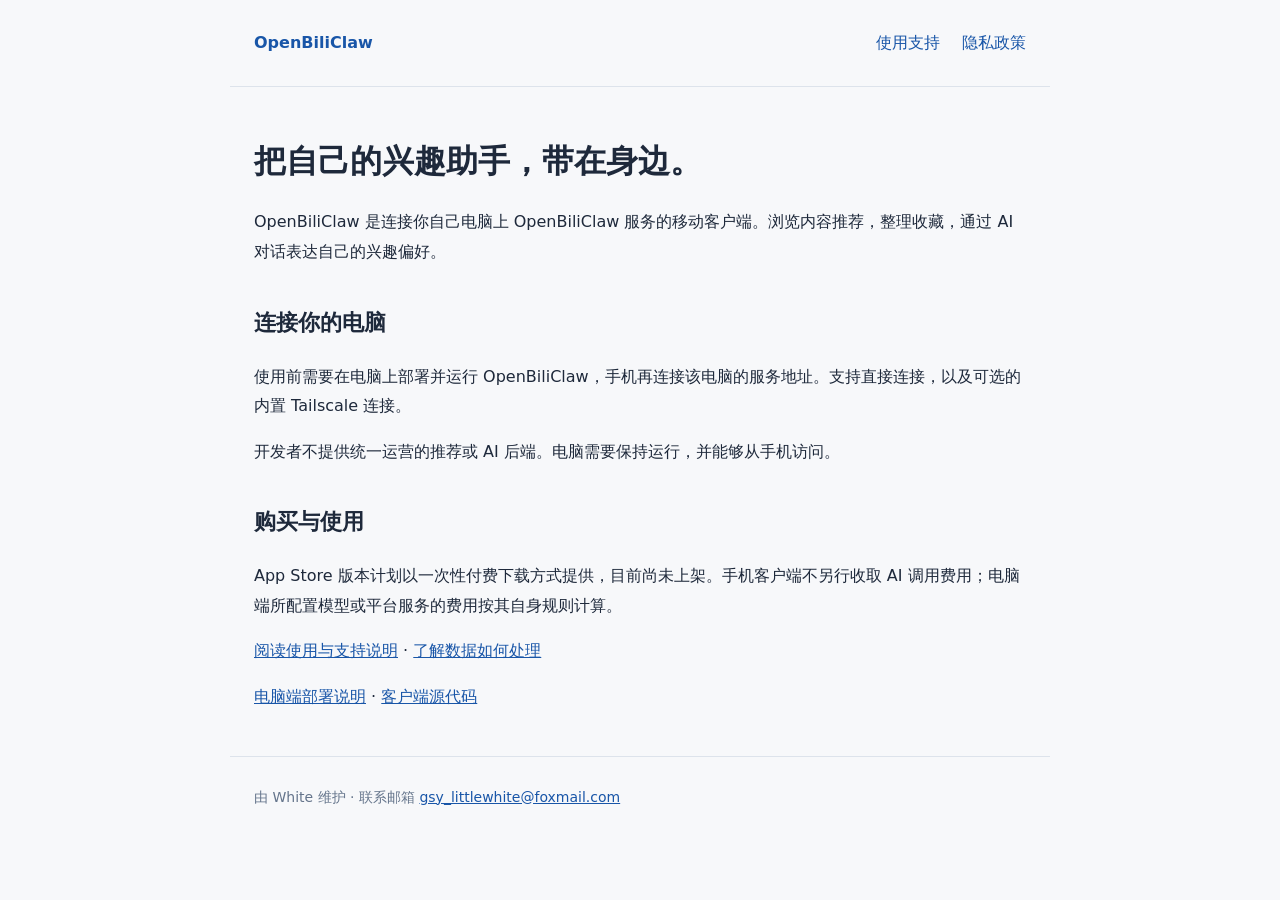
<file: index.html>
<!doctype html>
<html lang="zh-CN"><head><meta charset="utf-8"><meta name="viewport" content="width=device-width,initial-scale=1"><meta name="color-scheme" content="light dark"><title>连接自己的内容与兴趣助手 · OpenBiliClaw</title><link rel="stylesheet" href="style.css"></head><body><header><a href="index.html"><strong>OpenBiliClaw</strong></a><nav aria-label="主要导航"><a href="support.html">使用支持</a><a href="privacy.html">隐私政策</a></nav></header><main><h1>把自己的兴趣助手，带在身边。</h1><p>OpenBiliClaw 是连接你自己电脑上 OpenBiliClaw 服务的移动客户端。浏览内容推荐，整理收藏，通过 AI 对话表达自己的兴趣偏好。</p><h2>连接你的电脑</h2><p>使用前需要在电脑上部署并运行 OpenBiliClaw，手机再连接该电脑的服务地址。支持直接连接，以及可选的内置 Tailscale 连接。</p><p>开发者不提供统一运营的推荐或 AI 后端。电脑需要保持运行，并能够从手机访问。</p><h2>购买与使用</h2><p>App Store 版本计划以一次性付费下载方式提供，目前尚未上架。手机客户端不另行收取 AI 调用费用；电脑端所配置模型或平台服务的费用按其自身规则计算。</p><p><a href="support.html">阅读使用与支持说明</a> · <a href="privacy.html">了解数据如何处理</a></p><p><a href="https://github.com/whiteguo233/OpenBiliClaw">电脑端部署说明</a> · <a href="https://github.com/whiteguo233/OpenBiliClaw-mobile">客户端源代码</a></p></main><footer>由 White 维护 · 联系邮箱 <a href="mailto:gsy_littlewhite@foxmail.com">gsy_littlewhite@foxmail.com</a></footer></body></html>
</file>
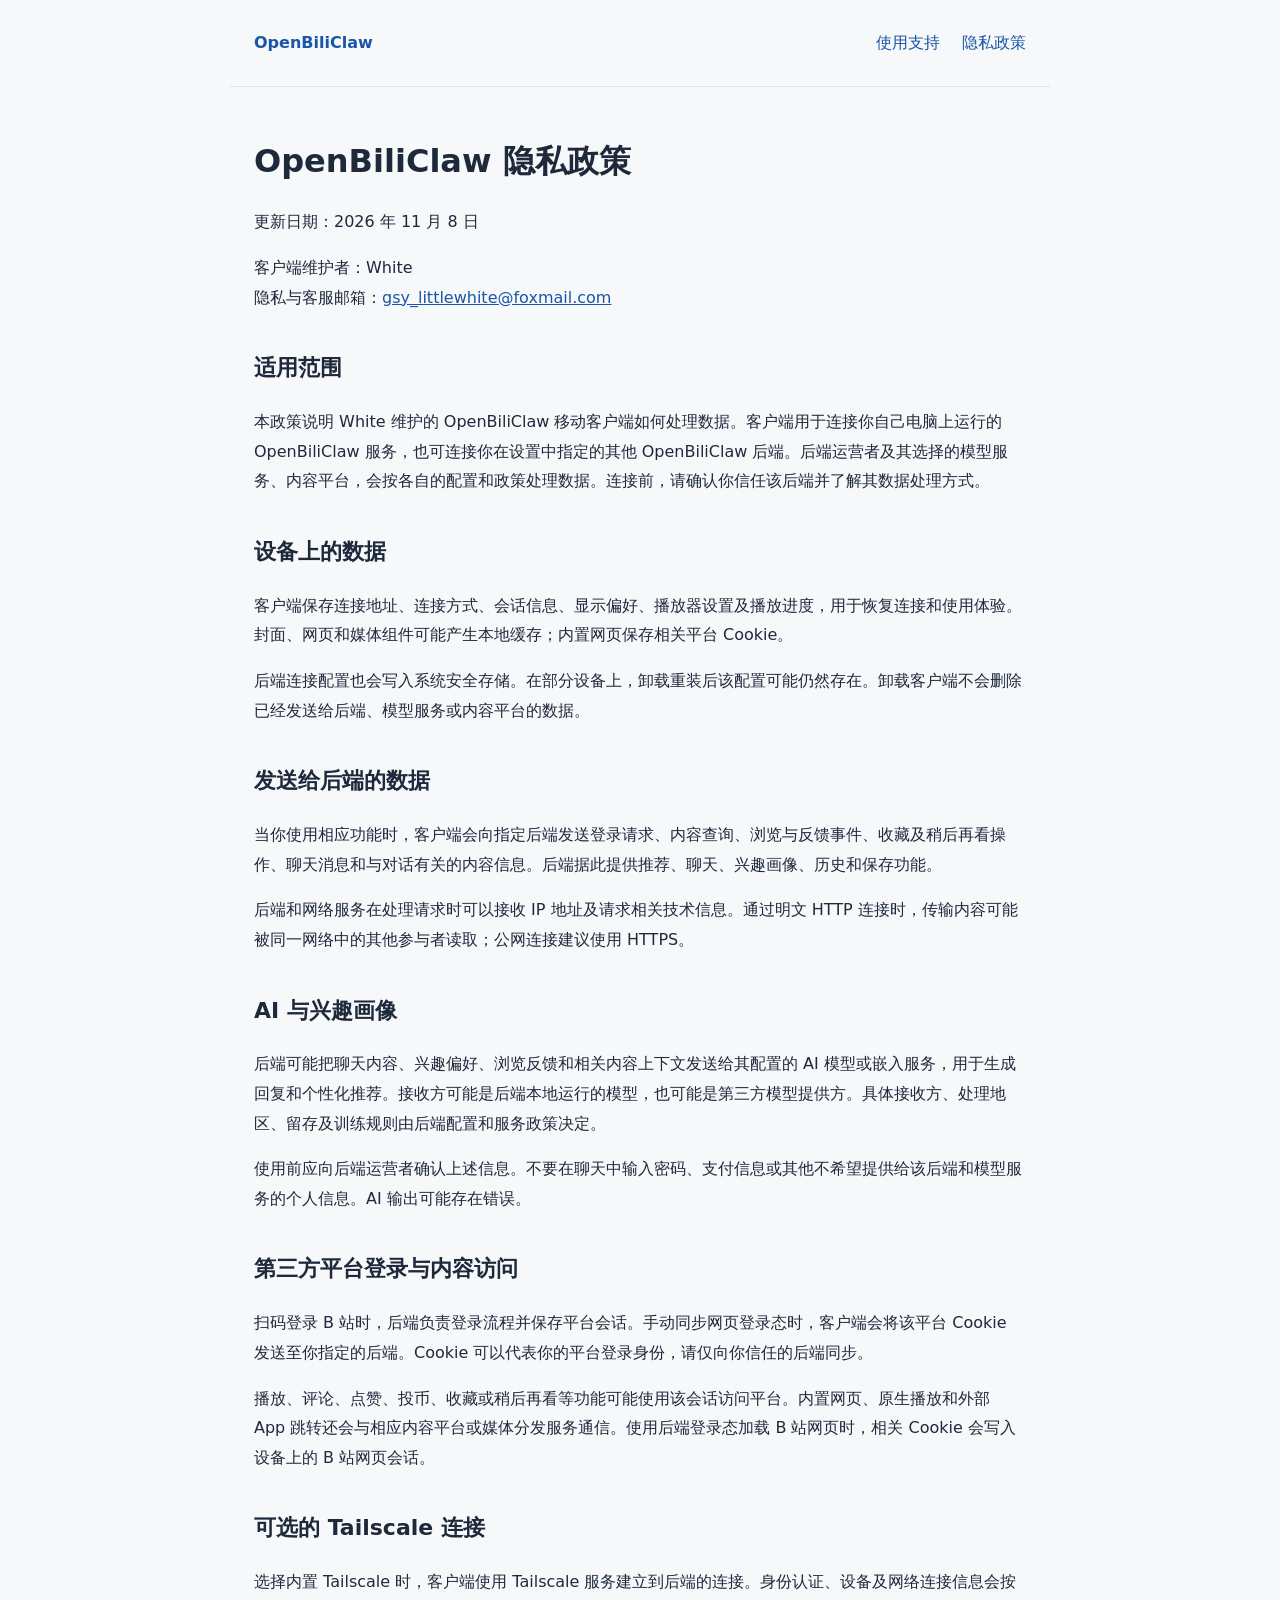
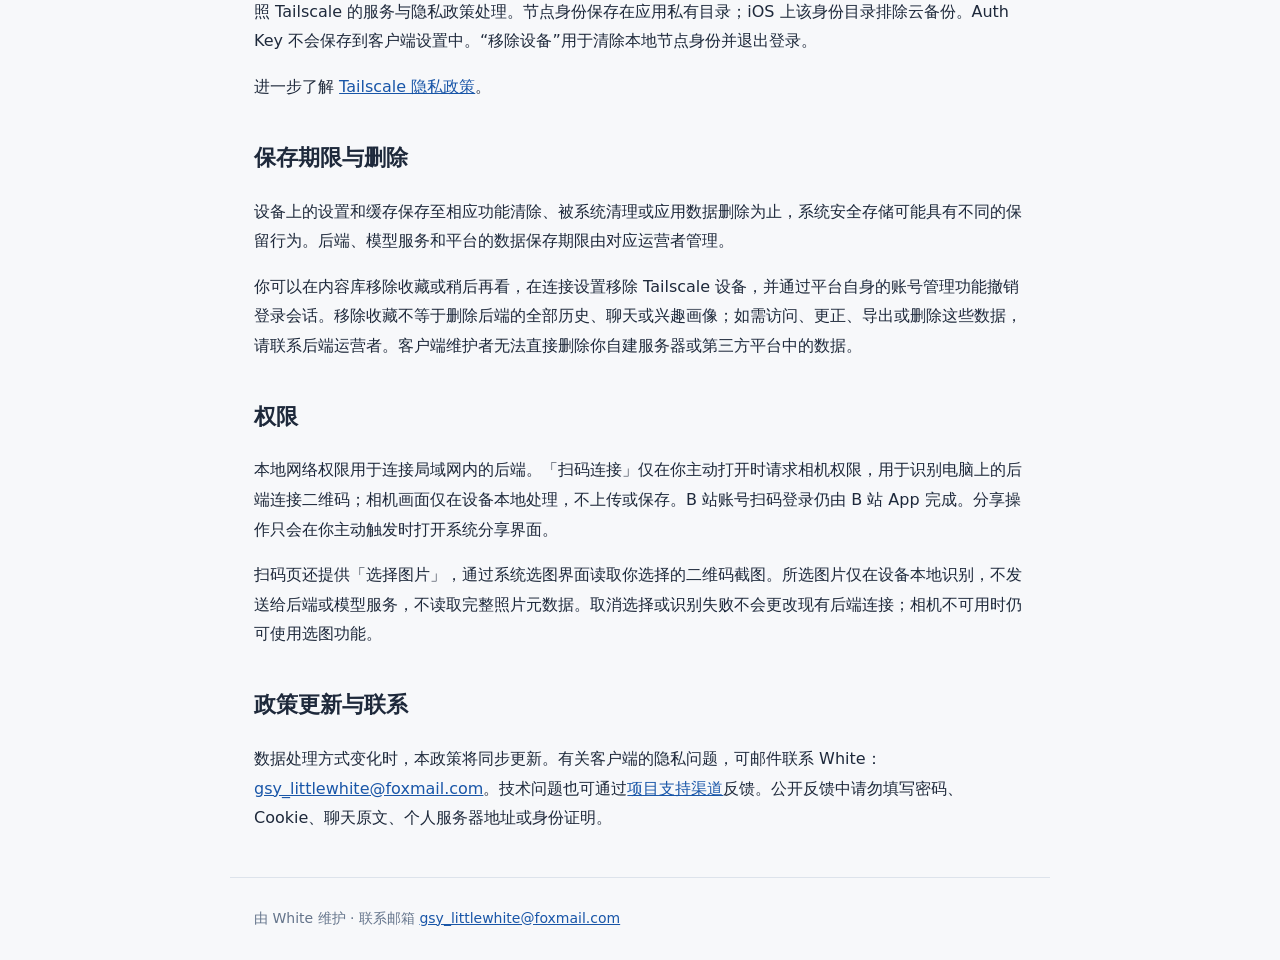
<file: privacy.html>
<!doctype html>
<html lang="zh-CN"><head><meta charset="utf-8"><meta name="viewport" content="width=device-width,initial-scale=1"><meta name="color-scheme" content="light dark"><title>隐私政策 · OpenBiliClaw</title><link rel="stylesheet" href="style.css"></head><body><header><a href="index.html"><strong>OpenBiliClaw</strong></a><nav aria-label="主要导航"><a href="support.html">使用支持</a><a href="privacy.html">隐私政策</a></nav></header><main><h1>OpenBiliClaw 隐私政策</h1>
<p>更新日期：2026 年 11 月 8 日</p>
<p>客户端维护者：White<br />
隐私与客服邮箱：<a href="mailto:gsy_littlewhite@foxmail.com">gsy_littlewhite@foxmail.com</a></p>
<h2>适用范围</h2>
<p>本政策说明 White 维护的 OpenBiliClaw 移动客户端如何处理数据。客户端用于连接你自己电脑上运行的 OpenBiliClaw 服务，也可连接你在设置中指定的其他 OpenBiliClaw 后端。后端运营者及其选择的模型服务、内容平台，会按各自的配置和政策处理数据。连接前，请确认你信任该后端并了解其数据处理方式。</p>
<h2>设备上的数据</h2>
<p>客户端保存连接地址、连接方式、会话信息、显示偏好、播放器设置及播放进度，用于恢复连接和使用体验。封面、网页和媒体组件可能产生本地缓存；内置网页保存相关平台 Cookie。</p>
<p>后端连接配置也会写入系统安全存储。在部分设备上，卸载重装后该配置可能仍然存在。卸载客户端不会删除已经发送给后端、模型服务或内容平台的数据。</p>
<h2>发送给后端的数据</h2>
<p>当你使用相应功能时，客户端会向指定后端发送登录请求、内容查询、浏览与反馈事件、收藏及稍后再看操作、聊天消息和与对话有关的内容信息。后端据此提供推荐、聊天、兴趣画像、历史和保存功能。</p>
<p>后端和网络服务在处理请求时可以接收 IP 地址及请求相关技术信息。通过明文 HTTP 连接时，传输内容可能被同一网络中的其他参与者读取；公网连接建议使用 HTTPS。</p>
<h2>AI 与兴趣画像</h2>
<p>后端可能把聊天内容、兴趣偏好、浏览反馈和相关内容上下文发送给其配置的 AI 模型或嵌入服务，用于生成回复和个性化推荐。接收方可能是后端本地运行的模型，也可能是第三方模型提供方。具体接收方、处理地区、留存及训练规则由后端配置和服务政策决定。</p>
<p>使用前应向后端运营者确认上述信息。不要在聊天中输入密码、支付信息或其他不希望提供给该后端和模型服务的个人信息。AI 输出可能存在错误。</p>
<h2>第三方平台登录与内容访问</h2>
<p>扫码登录 B 站时，后端负责登录流程并保存平台会话。手动同步网页登录态时，客户端会将该平台 Cookie 发送至你指定的后端。Cookie 可以代表你的平台登录身份，请仅向你信任的后端同步。</p>
<p>播放、评论、点赞、投币、收藏或稍后再看等功能可能使用该会话访问平台。内置网页、原生播放和外部 App 跳转还会与相应内容平台或媒体分发服务通信。使用后端登录态加载 B 站网页时，相关 Cookie 会写入设备上的 B 站网页会话。</p>
<h2>可选的 Tailscale 连接</h2>
<p>选择内置 Tailscale 时，客户端使用 Tailscale 服务建立到后端的连接。身份认证、设备及网络连接信息会按照 Tailscale 的服务与隐私政策处理。节点身份保存在应用私有目录；iOS 上该身份目录排除云备份。Auth Key 不会保存到客户端设置中。“移除设备”用于清除本地节点身份并退出登录。</p>
<p>进一步了解 <a href="https://tailscale.com/privacy-policy">Tailscale 隐私政策</a>。</p>
<h2>保存期限与删除</h2>
<p>设备上的设置和缓存保存至相应功能清除、被系统清理或应用数据删除为止，系统安全存储可能具有不同的保留行为。后端、模型服务和平台的数据保存期限由对应运营者管理。</p>
<p>你可以在内容库移除收藏或稍后再看，在连接设置移除 Tailscale 设备，并通过平台自身的账号管理功能撤销登录会话。移除收藏不等于删除后端的全部历史、聊天或兴趣画像；如需访问、更正、导出或删除这些数据，请联系后端运营者。客户端维护者无法直接删除你自建服务器或第三方平台中的数据。</p>
<h2>权限</h2>
<p>本地网络权限用于连接局域网内的后端。「扫码连接」仅在你主动打开时请求相机权限，用于识别电脑上的后端连接二维码；相机画面仅在设备本地处理，不上传或保存。B 站账号扫码登录仍由 B 站 App 完成。分享操作只会在你主动触发时打开系统分享界面。</p>
<p>扫码页还提供「选择图片」，通过系统选图界面读取你选择的二维码截图。所选图片仅在设备本地识别，不发送给后端或模型服务，不读取完整照片元数据。取消选择或识别失败不会更改现有后端连接；相机不可用时仍可使用选图功能。</p>
<h2>政策更新与联系</h2>
<p>数据处理方式变化时，本政策将同步更新。有关客户端的隐私问题，可邮件联系 White：<a href="mailto:gsy_littlewhite@foxmail.com">gsy_littlewhite@foxmail.com</a>。技术问题也可通过<a href="https://github.com/whiteguo233/OpenBiliClaw-mobile/issues">项目支持渠道</a>反馈。公开反馈中请勿填写密码、Cookie、聊天原文、个人服务器地址或身份证明。</p>
</main><footer>由 White 维护 · 联系邮箱 <a href="mailto:gsy_littlewhite@foxmail.com">gsy_littlewhite@foxmail.com</a></footer></body></html>
</file>
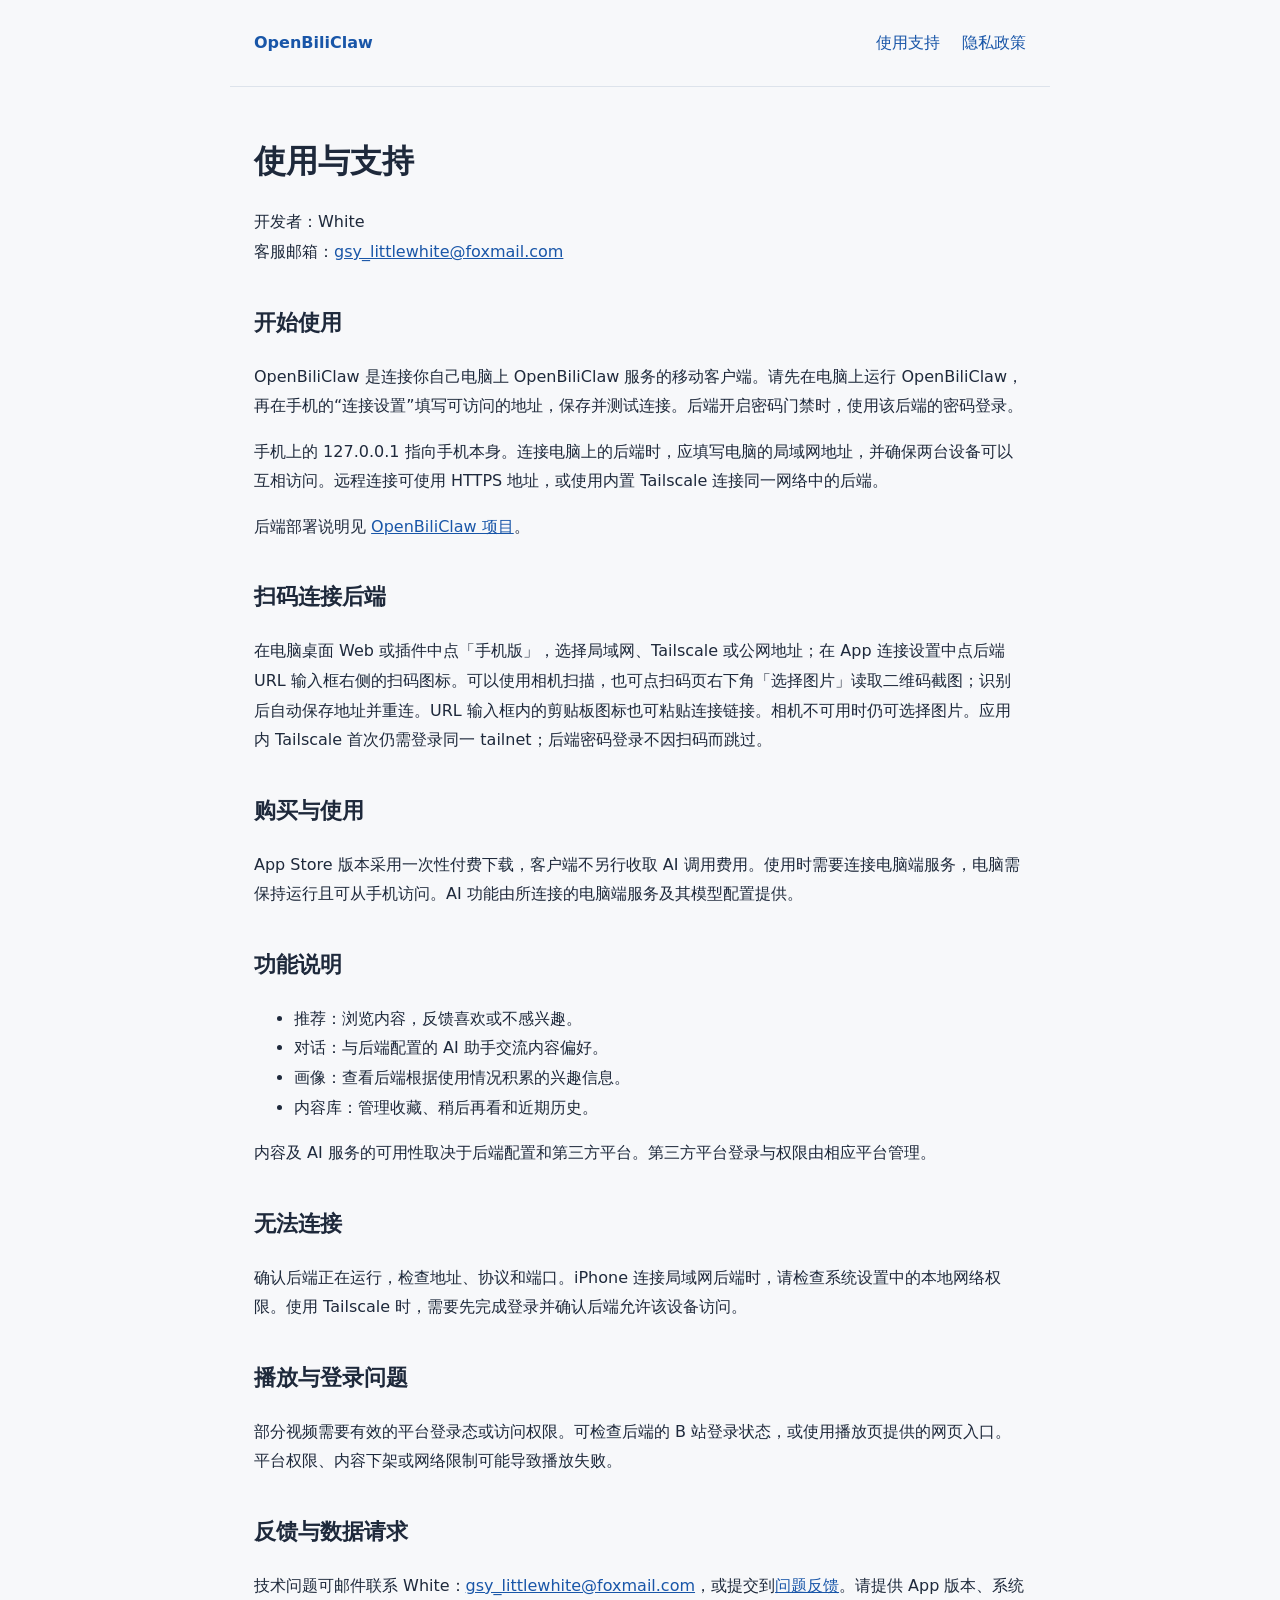
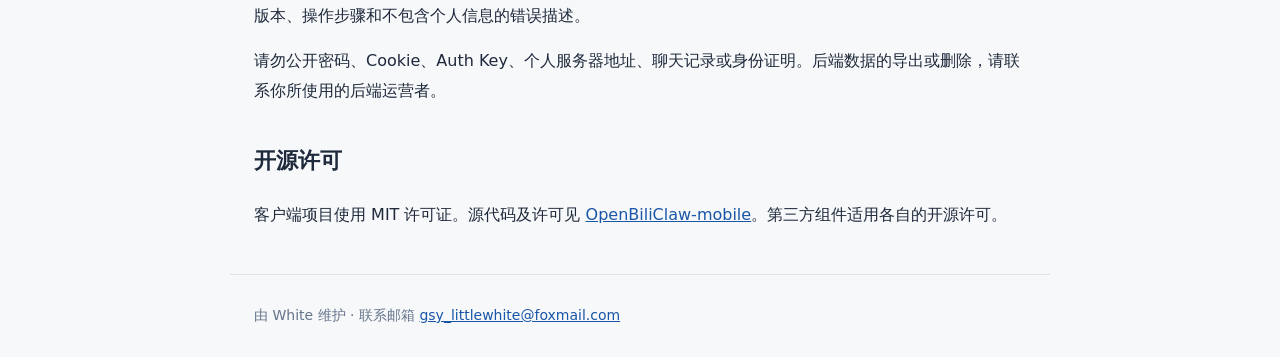
<file: support.html>
<!doctype html>
<html lang="zh-CN"><head><meta charset="utf-8"><meta name="viewport" content="width=device-width,initial-scale=1"><meta name="color-scheme" content="light dark"><title>使用支持 · OpenBiliClaw</title><link rel="stylesheet" href="style.css"></head><body><header><a href="index.html"><strong>OpenBiliClaw</strong></a><nav aria-label="主要导航"><a href="support.html">使用支持</a><a href="privacy.html">隐私政策</a></nav></header><main><h1>使用与支持</h1>
<p>开发者：White<br />
客服邮箱：<a href="mailto:gsy_littlewhite@foxmail.com">gsy_littlewhite@foxmail.com</a></p>
<h2>开始使用</h2>
<p>OpenBiliClaw 是连接你自己电脑上 OpenBiliClaw 服务的移动客户端。请先在电脑上运行 OpenBiliClaw，再在手机的“连接设置”填写可访问的地址，保存并测试连接。后端开启密码门禁时，使用该后端的密码登录。</p>
<p>手机上的 127.0.0.1 指向手机本身。连接电脑上的后端时，应填写电脑的局域网地址，并确保两台设备可以互相访问。远程连接可使用 HTTPS 地址，或使用内置 Tailscale 连接同一网络中的后端。</p>
<p>后端部署说明见 <a href="https://github.com/whiteguo233/OpenBiliClaw">OpenBiliClaw 项目</a>。</p>
<h2>扫码连接后端</h2>
<p>在电脑桌面 Web 或插件中点「手机版」，选择局域网、Tailscale 或公网地址；在 App 连接设置中点后端 URL 输入框右侧的扫码图标。可以使用相机扫描，也可点扫码页右下角「选择图片」读取二维码截图；识别后自动保存地址并重连。URL 输入框内的剪贴板图标也可粘贴连接链接。相机不可用时仍可选择图片。应用内 Tailscale 首次仍需登录同一 tailnet；后端密码登录不因扫码而跳过。</p>
<h2>购买与使用</h2>
<p>App Store 版本采用一次性付费下载，客户端不另行收取 AI 调用费用。使用时需要连接电脑端服务，电脑需保持运行且可从手机访问。AI 功能由所连接的电脑端服务及其模型配置提供。</p>
<h2>功能说明</h2>
<ul>
<li>推荐：浏览内容，反馈喜欢或不感兴趣。</li>
<li>对话：与后端配置的 AI 助手交流内容偏好。</li>
<li>画像：查看后端根据使用情况积累的兴趣信息。</li>
<li>内容库：管理收藏、稍后再看和近期历史。</li>
</ul>
<p>内容及 AI 服务的可用性取决于后端配置和第三方平台。第三方平台登录与权限由相应平台管理。</p>
<h2>无法连接</h2>
<p>确认后端正在运行，检查地址、协议和端口。iPhone 连接局域网后端时，请检查系统设置中的本地网络权限。使用 Tailscale 时，需要先完成登录并确认后端允许该设备访问。</p>
<h2>播放与登录问题</h2>
<p>部分视频需要有效的平台登录态或访问权限。可检查后端的 B 站登录状态，或使用播放页提供的网页入口。平台权限、内容下架或网络限制可能导致播放失败。</p>
<h2>反馈与数据请求</h2>
<p>技术问题可邮件联系 White：<a href="mailto:gsy_littlewhite@foxmail.com">gsy_littlewhite@foxmail.com</a>，或提交到<a href="https://github.com/whiteguo233/OpenBiliClaw-mobile/issues">问题反馈</a>。请提供 App 版本、系统版本、操作步骤和不包含个人信息的错误描述。</p>
<p>请勿公开密码、Cookie、Auth Key、个人服务器地址、聊天记录或身份证明。后端数据的导出或删除，请联系你所使用的后端运营者。</p>
<h2>开源许可</h2>
<p>客户端项目使用 MIT 许可证。源代码及许可见 <a href="https://github.com/whiteguo233/OpenBiliClaw-mobile">OpenBiliClaw-mobile</a>。第三方组件适用各自的开源许可。</p>
</main><footer>由 White 维护 · 联系邮箱 <a href="mailto:gsy_littlewhite@foxmail.com">gsy_littlewhite@foxmail.com</a></footer></body></html>
</file>
<file: style.css>
*{box-sizing:border-box}body{margin:0;background:#f7f8fa;color:#1e293b;font:16px/1.85 system-ui,-apple-system,"PingFang SC",sans-serif}header,main,footer{max-width:820px;margin:auto;padding:28px 24px}header{display:flex;justify-content:space-between;gap:20px;flex-wrap:wrap;border-bottom:1px solid #dde3eb}header a{text-decoration:none}nav{display:flex;gap:22px}a{color:#1956a8}main{min-height:65vh}h1{font-size:32px;line-height:1.4;margin:24px 0}h2{font-size:22px;margin-top:36px}p,li{overflow-wrap:anywhere}footer{color:#64748b;font-size:14px;border-top:1px solid #dde3eb}a:focus-visible{outline:3px solid #77aaff;outline-offset:4px}@media(prefers-color-scheme:dark){body{background:#101722;color:#e1e7ef}a{color:#93beff}header,footer{border-color:#344054}footer{color:#a5b0c0}}
</file>
